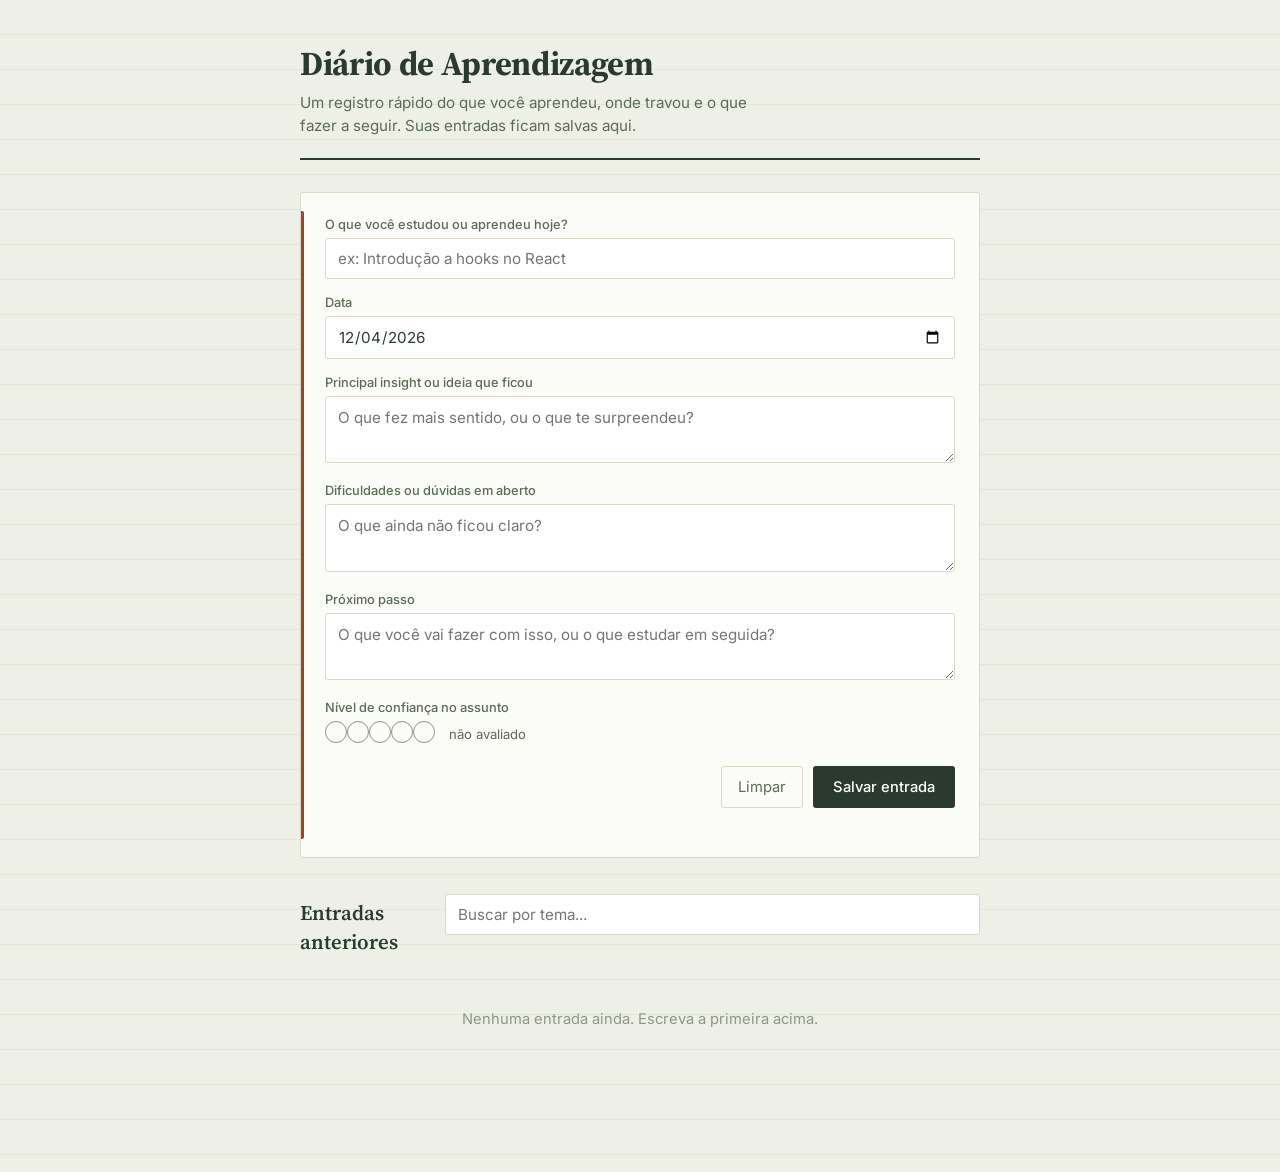
<file: diários de aprendizagem/index.html>
<!DOCTYPE html>
<html lang="pt-BR">
<head>
<meta charset="UTF-8">
<meta name="viewport" content="width=device-width, initial-scale=1.0">
<title>Diário de Aprendizagem</title>
<link rel="preconnect" href="https://fonts.googleapis.com">
<link href="https://fonts.googleapis.com/css2?family=Source+Serif+4:opsz,wght@8..60,400;8..60,600;8..60,700&family=Inter:wght@400;500;600&display=swap" rel="stylesheet">
<style>
  :root {
    --paper: #EEF0E8;
    --paper-line: #D7DCC7;
    --card: #FBFBF7;
    --ink: #2B3A2E;
    --ink-soft: #5C6B57;
    --ink-faint: #8C9788;
    --accent: #A0432A;
    --accent-soft: #EADFC9;
    --border: #DAD9C8;
    --danger: #A0432A;
  }

  * { box-sizing: border-box; }

  body {
    margin: 0;
    background: var(--paper);
    background-image: repeating-linear-gradient(
      to bottom,
      transparent,
      transparent 34px,
      var(--paper-line) 35px
    );
    color: var(--ink);
    font-family: 'Inter', sans-serif;
    padding: 40px 20px 80px;
    min-height: 100vh;
  }

  .wrap {
    max-width: 680px;
    margin: 0 auto;
  }

  header {
    margin-bottom: 32px;
    padding-bottom: 20px;
    border-bottom: 2px solid var(--ink);
  }

  header h1 {
    font-family: 'Source Serif 4', serif;
    font-weight: 700;
    font-size: 2.1rem;
    margin: 0 0 6px;
    letter-spacing: -0.01em;
  }

  header p {
    margin: 0;
    color: var(--ink-soft);
    font-size: 0.95rem;
    max-width: 46ch;
    line-height: 1.5;
  }

  .card {
    background: var(--card);
    border: 1px solid var(--border);
    border-radius: 3px;
    padding: 24px;
    margin-bottom: 20px;
  }

  .form-card { position: relative; }

  .form-card::before {
    content: "";
    position: absolute;
    left: 0; top: 18px; bottom: 18px;
    width: 3px;
    background: var(--accent);
    border-radius: 0 2px 2px 0;
  }

  label {
    display: block;
    font-size: 0.8rem;
    color: var(--ink-soft);
    margin: 16px 0 6px;
    font-weight: 500;
  }

  label:first-of-type { margin-top: 0; }

  input[type="text"], input[type="date"], textarea {
    width: 100%;
    font-family: 'Inter', sans-serif;
    font-size: 0.95rem;
    color: var(--ink);
    background: #fff;
    border: 1px solid var(--border);
    border-radius: 3px;
    padding: 10px 12px;
    resize: vertical;
  }

  input:focus, textarea:focus {
    outline: 2px solid var(--accent);
    outline-offset: 1px;
    border-color: var(--accent);
  }

  textarea { min-height: 64px; line-height: 1.5; }

  .confidence-row {
    display: flex;
    align-items: center;
    gap: 10px;
    margin-top: 6px;
  }

  .dot {
    width: 22px; height: 22px;
    border-radius: 50%;
    border: 1.5px solid var(--ink-faint);
    background: transparent;
    cursor: pointer;
    padding: 0;
  }

  .dot.filled { background: var(--accent); border-color: var(--accent); }

  .confidence-label {
    font-size: 0.82rem;
    color: var(--ink-soft);
    margin-left: 4px;
  }

  .actions {
    display: flex;
    justify-content: flex-end;
    gap: 10px;
    margin-top: 20px;
  }

  button.primary {
    background: var(--ink);
    color: #fff;
    border: none;
    border-radius: 3px;
    padding: 11px 20px;
    font-family: 'Inter', sans-serif;
    font-size: 0.92rem;
    font-weight: 500;
    cursor: pointer;
  }

  button.primary:hover { background: var(--accent); }

  button.ghost {
    background: transparent;
    border: 1px solid var(--border);
    color: var(--ink-soft);
    border-radius: 3px;
    padding: 11px 16px;
    font-family: 'Inter', sans-serif;
    font-size: 0.92rem;
    cursor: pointer;
  }

  button.ghost:hover { border-color: var(--ink-soft); color: var(--ink); }

  .section-title {
    display: flex;
    align-items: baseline;
    justify-content: space-between;
    margin: 36px 0 14px;
  }

  .section-title h2 {
    font-family: 'Source Serif 4', serif;
    font-size: 1.3rem;
    margin: 0;
    font-weight: 600;
  }

  .search {
    font-family: 'Inter', sans-serif;
    font-size: 0.85rem;
    border: 1px solid var(--border);
    border-radius: 3px;
    padding: 7px 10px;
    background: #fff;
    width: 180px;
  }

  .entry {
    background: var(--card);
    border: 1px solid var(--border);
    border-left: 3px solid var(--ink-faint);
    border-radius: 2px;
    padding: 16px 18px;
    margin-bottom: 12px;
    cursor: pointer;
  }

  .entry.open { border-left-color: var(--accent); }

  .entry-top {
    display: flex;
    justify-content: space-between;
    align-items: flex-start;
    gap: 12px;
  }

  .entry-date {
    font-size: 0.78rem;
    color: var(--ink-faint);
    white-space: nowrap;
    padding-top: 2px;
  }

  .entry-topic {
    font-family: 'Source Serif 4', serif;
    font-size: 1.08rem;
    font-weight: 600;
    margin: 0;
  }

  .entry-dots { display: flex; gap: 3px; margin-top: 6px; }
  .entry-dots span {
    width: 7px; height: 7px; border-radius: 50%;
    background: var(--ink-faint);
  }
  .entry-dots span.on { background: var(--accent); }

  .entry-body {
    margin-top: 14px;
    padding-top: 14px;
    border-top: 1px dashed var(--border);
    display: none;
    font-size: 0.92rem;
    line-height: 1.6;
  }

  .entry.open .entry-body { display: block; }

  .entry-body dt {
    font-size: 0.76rem;
    color: var(--ink-soft);
    font-weight: 500;
    margin-top: 12px;
  }
  .entry-body dt:first-child { margin-top: 0; }
  .entry-body dd { margin: 3px 0 0; white-space: pre-wrap; }

  .entry-delete {
    margin-top: 14px;
    background: none;
    border: none;
    color: var(--danger);
    font-size: 0.8rem;
    cursor: pointer;
    padding: 0;
  }

  .empty {
    text-align: center;
    padding: 40px 20px;
    color: var(--ink-faint);
    font-size: 0.92rem;
  }

  .status {
    font-size: 0.82rem;
    color: var(--ink-faint);
    margin-top: 10px;
    min-height: 1.1em;
  }
</style>
</head>
<body>
<div class="wrap">

  <header>
    <h1>Diário de Aprendizagem</h1>
    <p>Um registro rápido do que você aprendeu, onde travou e o que fazer a seguir. Suas entradas ficam salvas aqui.</p>
  </header>

  <div class="card form-card">
    <label for="f-topic">O que você estudou ou aprendeu hoje?</label>
    <input type="text" id="f-topic" placeholder="ex: Introdução a hooks no React">

    <label for="f-date">Data</label>
    <input type="date" id="f-date">

    <label for="f-insight">Principal insight ou ideia que ficou</label>
    <textarea id="f-insight" placeholder="O que fez mais sentido, ou o que te surpreendeu?"></textarea>

    <label for="f-difficulty">Dificuldades ou dúvidas em aberto</label>
    <textarea id="f-difficulty" placeholder="O que ainda não ficou claro?"></textarea>

    <label for="f-next">Próximo passo</label>
    <textarea id="f-next" placeholder="O que você vai fazer com isso, ou o que estudar em seguida?"></textarea>

    <label>Nível de confiança no assunto</label>
    <div class="confidence-row">
      <div id="dots-input"></div>
      <span class="confidence-label" id="conf-label">não avaliado</span>
    </div>

    <div class="actions">
      <button class="ghost" id="clear-form">Limpar</button>
      <button class="primary" id="save-entry">Salvar entrada</button>
    </div>
    <div class="status" id="save-status"></div>
  </div>

  <div class="section-title">
    <h2>Entradas anteriores</h2>
    <input class="search" id="search" type="text" placeholder="Buscar por tema...">
  </div>

  <div id="entries-list"></div>
  <div class="status" id="list-status"></div>

</div>

<script>
(function () {
  const STORAGE_KEY = 'diario-entradas';
  let entries = [];
  let confidence = 0;

  const $ = (id) => document.getElementById(id);
  const topicEl = $('f-topic'), dateEl = $('f-date'), insightEl = $('f-insight'),
        difficultyEl = $('f-difficulty'), nextEl = $('f-next'),
        dotsInput = $('dots-input'), confLabel = $('conf-label'),
        listEl = $('entries-list'), searchEl = $('search'),
        saveStatus = $('save-status'), listStatus = $('list-status');

  const confLabels = ['não avaliado', 'muito inseguro', 'inseguro', 'razoável', 'confiante', 'domino bem'];

  function renderConfidenceInput() {
    dotsInput.innerHTML = '';
    for (let i = 1; i <= 5; i++) {
      const b = document.createElement('button');
      b.className = 'dot' + (i <= confidence ? ' filled' : '');
      b.type = 'button';
      b.addEventListener('click', () => {
        confidence = (confidence === i) ? 0 : i;
        renderConfidenceInput();
      });
      dotsInput.appendChild(b);
    }
    confLabel.textContent = confLabels[confidence];
  }

  function todayISO() {
    const d = new Date();
    return d.toISOString().slice(0, 10);
  }

  function formatDate(iso) {
    if (!iso) return '';
    const [y, m, d] = iso.split('-');
    return `${d}/${m}/${y}`;
  }

  function resetForm() {
    topicEl.value = '';
    dateEl.value = todayISO();
    insightEl.value = '';
    difficultyEl.value = '';
    nextEl.value = '';
    confidence = 0;
    renderConfidenceInput();
  }

  async function loadEntries() {
    listStatus.textContent = 'Carregando entradas…';
    try {
      const result = await window.storage.get(STORAGE_KEY, false);
      entries = result && result.value ? JSON.parse(result.value) : [];
    } catch (e) {
      entries = [];
    }
    listStatus.textContent = '';
    renderList();
  }

  async function persistEntries() {
    try {
      const result = await window.storage.set(STORAGE_KEY, JSON.stringify(entries), false);
      if (!result) throw new Error('sem resultado');
      return true;
    } catch (e) {
      return false;
    }
  }

  function renderList() {
    const query = searchEl.value.trim().toLowerCase();
    const filtered = entries
      .slice()
      .sort((a, b) => (b.date + b.id).localeCompare(a.date + a.id))
      .filter(e => !query || e.topic.toLowerCase().includes(query));

    listEl.innerHTML = '';

    if (entries.length === 0) {
      listEl.innerHTML = '<div class="empty">Nenhuma entrada ainda. Escreva a primeira acima.</div>';
      return;
    }
    if (filtered.length === 0) {
      listEl.innerHTML = '<div class="empty">Nenhuma entrada encontrada para essa busca.</div>';
      return;
    }

    filtered.forEach(entry => {
      const div = document.createElement('div');
      div.className = 'entry';
      div.dataset.id = entry.id;

      const dots = [1,2,3,4,5].map(i =>
        `<span class="${i <= (entry.confidence||0) ? 'on' : ''}"></span>`
      ).join('');

      div.innerHTML = `
        <div class="entry-top">
          <div>
            <p class="entry-topic">${escapeHtml(entry.topic || '(sem tema)')}</p>
            <div class="entry-dots">${dots}</div>
          </div>
          <div class="entry-date">${formatDate(entry.date)}</div>
        </div>
        <dl class="entry-body">
          ${entry.insight ? `<dt>Insight</dt><dd>${escapeHtml(entry.insight)}</dd>` : ''}
          ${entry.difficulty ? `<dt>Dificuldades</dt><dd>${escapeHtml(entry.difficulty)}</dd>` : ''}
          ${entry.next ? `<dt>Próximo passo</dt><dd>${escapeHtml(entry.next)}</dd>` : ''}
        </dl>
        <button class="entry-delete">Excluir entrada</button>
      `;

      div.addEventListener('click', (ev) => {
        if (ev.target.classList.contains('entry-delete')) return;
        div.classList.toggle('open');
      });

      div.querySelector('.entry-delete').addEventListener('click', async (ev) => {
        ev.stopPropagation();
        entries = entries.filter(e => e.id !== entry.id);
        renderList();
        await persistEntries();
      });

      listEl.appendChild(div);
    });
  }

  function escapeHtml(str) {
    const d = document.createElement('div');
    d.textContent = str;
    return d.innerHTML;
  }

  $('save-entry').addEventListener('click', async () => {
    const topic = topicEl.value.trim();
    if (!topic) {
      saveStatus.textContent = 'Escreva ao menos o tema estudado antes de salvar.';
      return;
    }
    const entry = {
      id: Date.now().toString(36) + Math.random().toString(36).slice(2, 6),
      date: dateEl.value || todayISO(),
      topic,
      insight: insightEl.value.trim(),
      difficulty: difficultyEl.value.trim(),
      next: nextEl.value.trim(),
      confidence
    };
    entries.push(entry);
    renderList();
    saveStatus.textContent = 'Salvando…';
    const ok = await persistEntries();
    saveStatus.textContent = ok ? 'Entrada salva.' : 'Não foi possível salvar agora — a entrada ficará visível apenas nesta sessão.';
    resetForm();
  });

  $('clear-form').addEventListener('click', resetForm);
  searchEl.addEventListener('input', renderList);

  resetForm();
  loadEntries();
})();
</script>
</body>
</html>
</file>
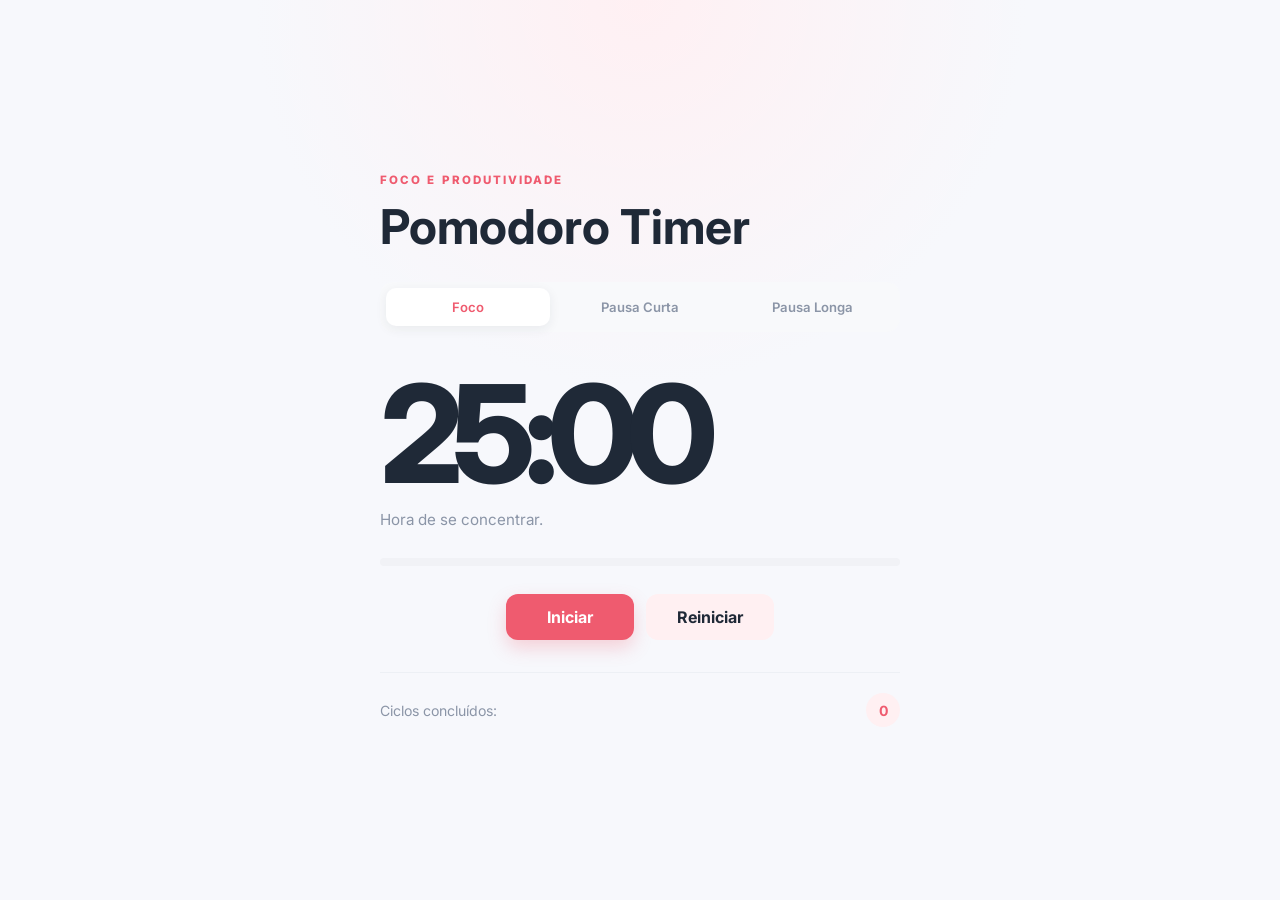
<file: Pomodoro/index.html>
<!DOCTYPE html>
<html lang="pt-BR">
<head>
    <meta charset="UTF-8">
    <meta name="viewport" content="width=device-width, initial-scale=1.0">
    <title>Pomodoro Timer</title>
    <link rel="stylesheet" href="style.css">
</head>
<body>
     <main class="app">
        <section class="pomodoro-cart" aria-label="Temporizador Pomodoro">
             <p class="eyebrow">FOCO E PRODUTIVIDADE</p>
             <h1>Pomodoro Timer</h1>

             <div class="mode-buttons" role="group" aria-label="Modo do temporizador">
                 <button class="mode-button active" data-mode="focus">Foco</button>
                 <button class="mode-button" data-mode="short-break">Pausa Curta</button>
                 <button class="mode-button" data-mode="longBreak">Pausa Longa</button>
             </div>

             <div class="timer" id="timer" aria-live="polite">25:00</div>
             <p class="status" id="status">Hora de se concentrar.</p>

             <div class="progress-track" aria-hidden="true">
                 <div class="progress-bar" id="progressBar"></div>
             </div>

             <div class="controls">
                 <button class="primary-button" id="startButton">Iniciar</button>
                 <button class="secondary-button" id="resetButton">Reiniciar</button>
             </div>

             <div class="cycles">
                 <span>Ciclos concluídos:</span>
                 <strong id="cycles">0</strong>
             </div>
        </section>
     </main>

    <script src="script.js"></script>
</body>
</html>
</file>
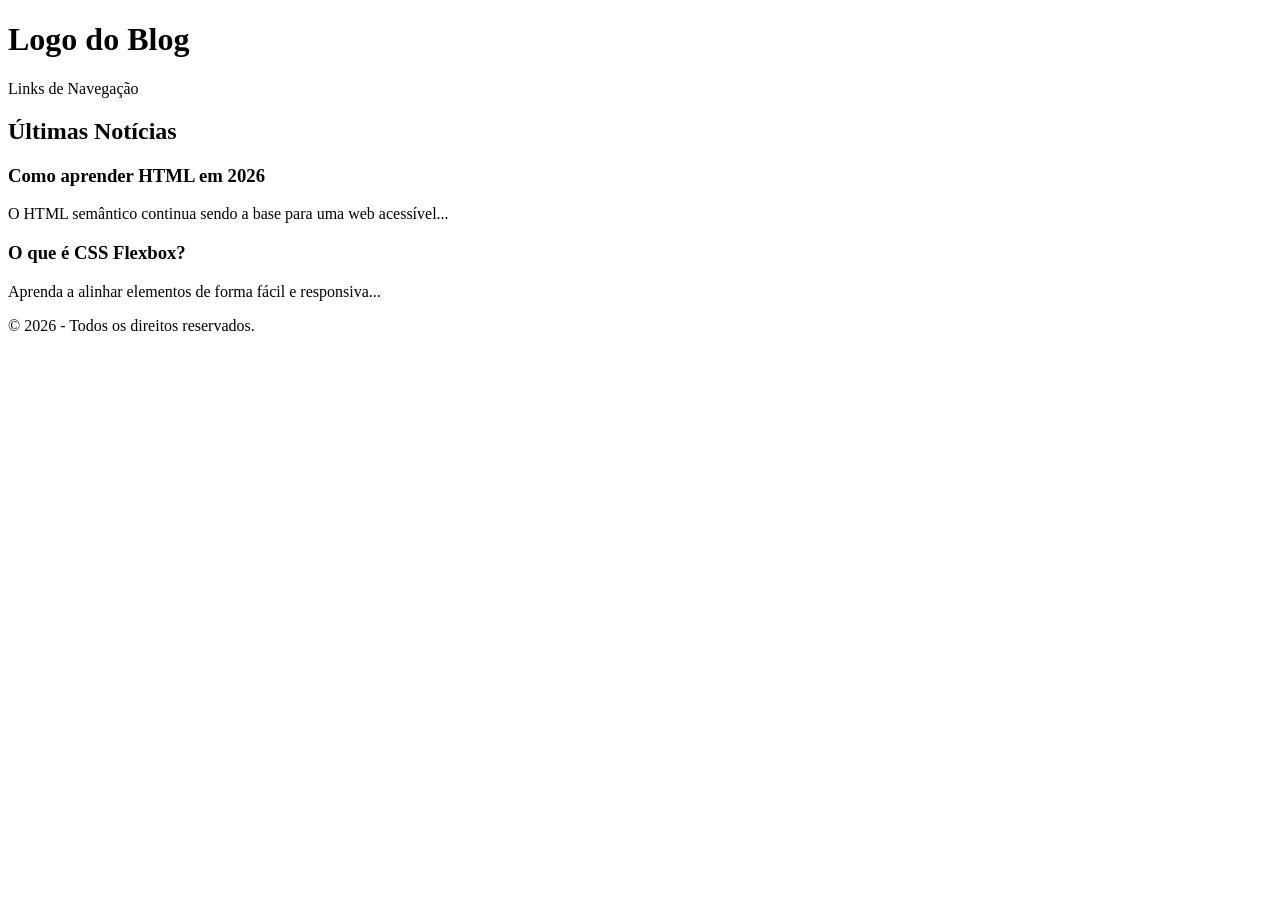
<file: teste/index.html>
<!DOCTYPE html>
<html lang="pt-BR">
<head>
    <meta charset="UTF-8">
    <title>Meu Blog de Tecnologia</title>
</head>
<body>

    <header>
        <h1>Logo do Blog</h1>
        <nav>Links de Navegação</nav>
    </header>

    <!-- O conteúdo principal da página começa aqui -->
    <main>
        <h2>Últimas Notícias</h2>

        <!-- Primeiro conteúdo independente -->
        <article>
            <h3>Como aprender HTML em 2026</h3>
            <p>O HTML semântico continua sendo a base para uma web acessível...</p>
        </article>

        <!-- Segundo conteúdo independente -->
        <article>
            <h3>O que é CSS Flexbox?</h3>
            <p>Aprenda a alinhar elementos de forma fácil e responsiva...</p>
        </article>
    </main>

    <footer>
        <p>© 2026 - Todos os direitos reservados.</p>
    </footer>

</body>
</html>
</file>
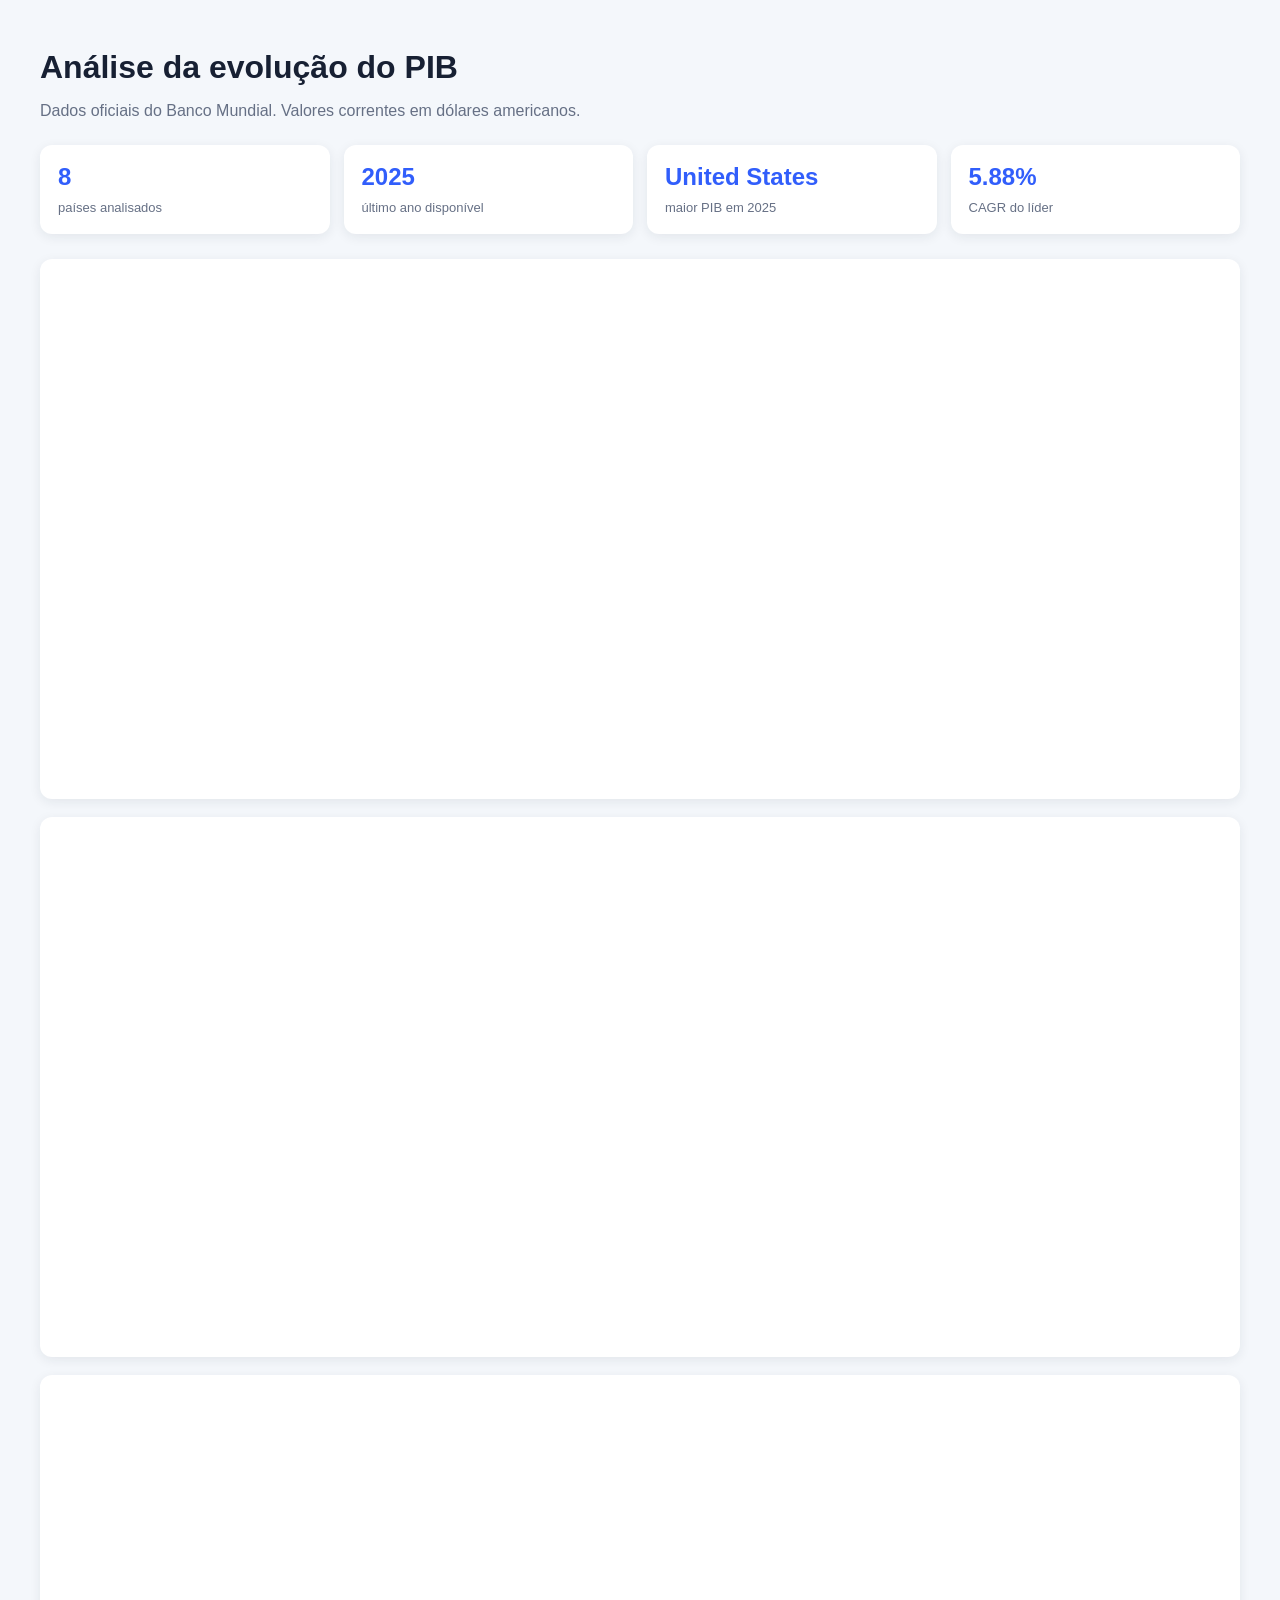
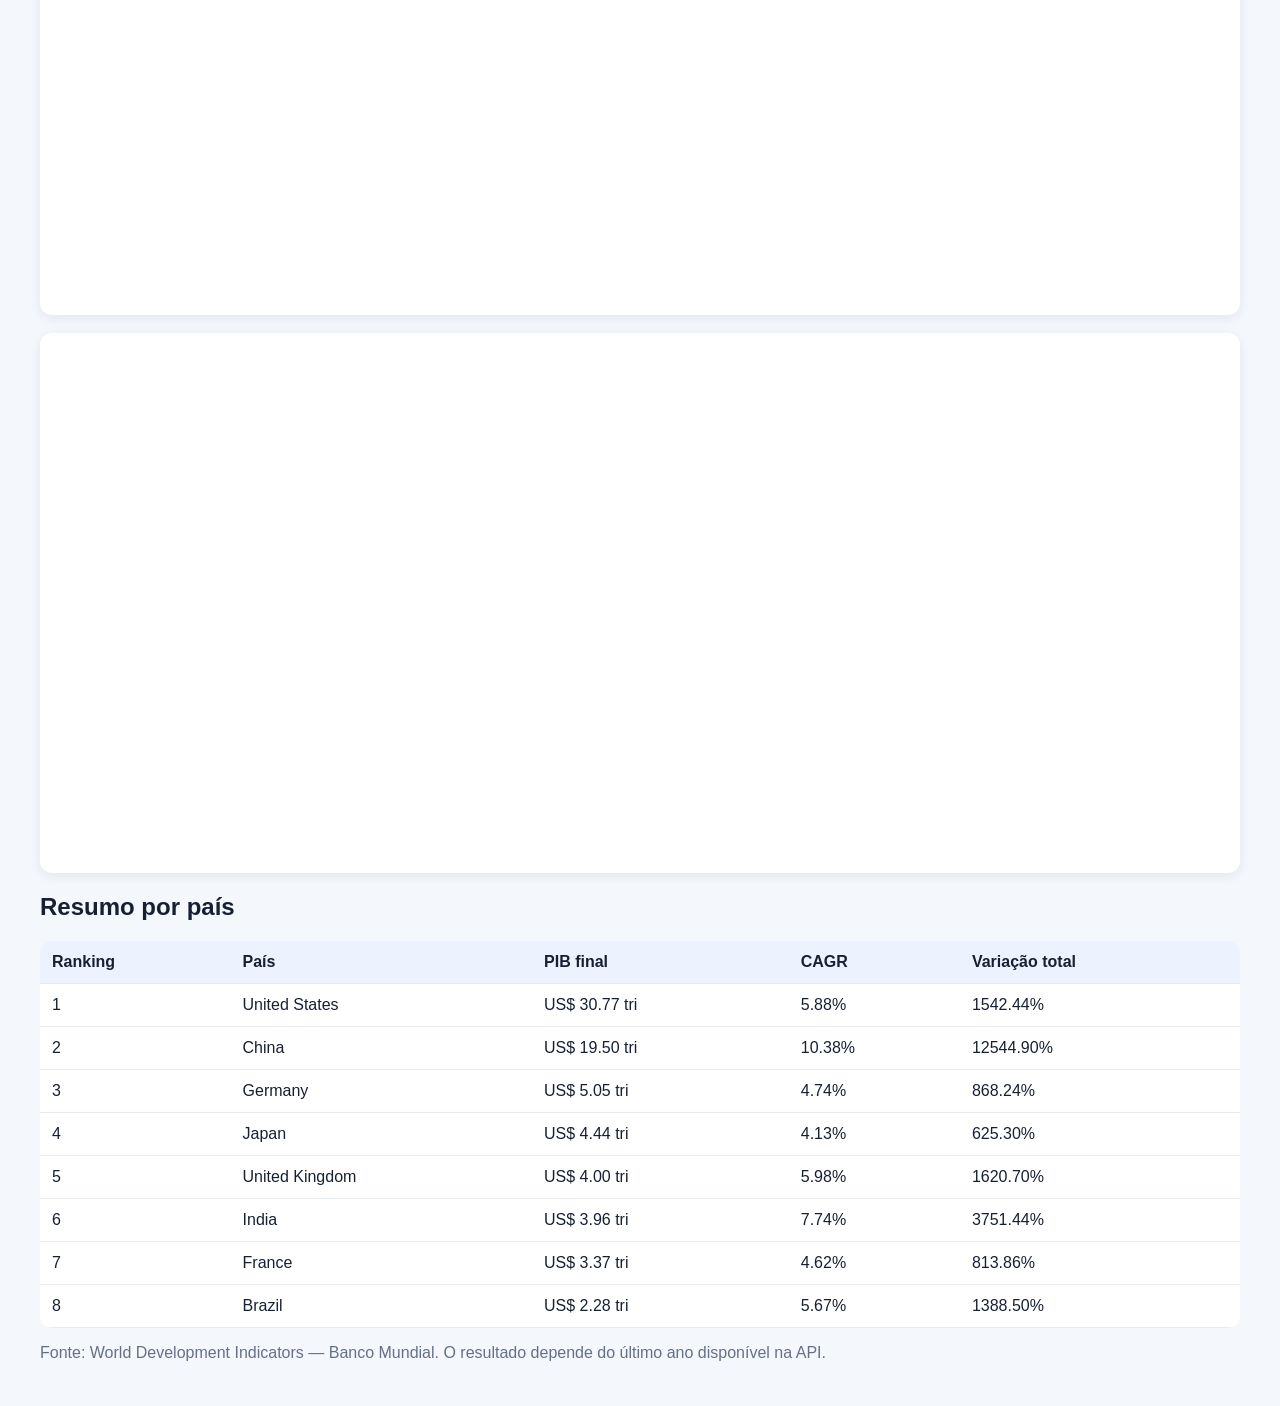
<file: python/resultados_pib/dashboard.html>
<!doctype html><html lang='pt-BR'><head><meta charset='utf-8'><title>Dashboard de PIB</title>
    <style>body{font-family:Arial,sans-serif;background:#f4f7fb;color:#172033;max-width:1200px;margin:auto;padding:28px}h1{margin-bottom:4px}.sub{color:#667085}.cards{display:grid;grid-template-columns:repeat(4,1fr);gap:14px;margin:25px 0}.cards div{background:#fff;border-radius:12px;padding:18px;box-shadow:0 3px 12px #17203314}.cards b{display:block;font-size:24px;color:#315efb;margin-bottom:7px}.cards span{color:#667085;font-size:13px}.grafico{background:white;border-radius:12px;padding:8px;margin:18px 0;box-shadow:0 3px 12px #17203314}table{width:100%;border-collapse:collapse;background:#fff;border-radius:12px;overflow:hidden}th,td{padding:12px;text-align:left;border-bottom:1px solid #e7ebf2}th{background:#edf2ff}@media(max-width:700px){.cards{grid-template-columns:repeat(2,1fr)}}</style></head><body>
    <h1>Análise da evolução do PIB</h1><p class='sub'>Dados oficiais do Banco Mundial. Valores correntes em dólares americanos.</p>
    <div class='cards'>
      <div><b>8</b><span>países analisados</span></div>
      <div><b>2025</b><span>último ano disponível</span></div>
      <div><b>United States</b><span>maior PIB em 2025</span></div>
      <div><b>5.88%</b><span>CAGR do líder</span></div>
    </div>
    <div class='grafico'><iframe src='evolucao_pib.html' width='100%' height='520' frameborder='0'></iframe></div>
    <div class='grafico'><iframe src='crescimento_pib.html' width='100%' height='520' frameborder='0'></iframe></div>
    <div class='grafico'><iframe src='ranking_pib.html' width='100%' height='520' frameborder='0'></iframe></div>
    <div class='grafico'><iframe src='pib_per_capita.html' width='100%' height='520' frameborder='0'></iframe></div>
    <h2>Resumo por país</h2><table><thead><tr><th>Ranking</th><th>País</th><th>PIB final</th><th>CAGR</th><th>Variação total</th></tr></thead><tbody><tr><td>1</td><td>United States</td><td>US$ 30.77 tri</td><td>5.88%</td><td>1542.44%</td></tr><tr><td>2</td><td>China</td><td>US$ 19.50 tri</td><td>10.38%</td><td>12544.90%</td></tr><tr><td>3</td><td>Germany</td><td>US$ 5.05 tri</td><td>4.74%</td><td>868.24%</td></tr><tr><td>4</td><td>Japan</td><td>US$ 4.44 tri</td><td>4.13%</td><td>625.30%</td></tr><tr><td>5</td><td>United Kingdom</td><td>US$ 4.00 tri</td><td>5.98%</td><td>1620.70%</td></tr><tr><td>6</td><td>India</td><td>US$ 3.96 tri</td><td>7.74%</td><td>3751.44%</td></tr><tr><td>7</td><td>France</td><td>US$ 3.37 tri</td><td>4.62%</td><td>813.86%</td></tr><tr><td>8</td><td>Brazil</td><td>US$ 2.28 tri</td><td>5.67%</td><td>1388.50%</td></tr></tbody></table>
    <p class='sub'>Fonte: World Development Indicators — Banco Mundial. O resultado depende do último ano disponível na API.</p></body></html>
</file>
<file: Pomodoro/style.css>
@import url('https://fonts.googleapis.com/css2?family=Inter:wght@400;600;700;800&display=swap');

:root {
    --background: #f7f8fc;
    --cart: #ffffff;
    --text: #1f2937;
    --muted: #8b95a7;
    --primary: #ef5b6f;
    --primary-dark: #df4056;
    --soft-primary: #fff0f2;
    --border: #edf0f5;
    --shadow: 0 24px 70px rgba(38, 48, 77, 0.12);
}

* { box-sizing: border-box; }

body {
    margin: 0;
    min-height: 100vh;
    display: grid;
    place-items: center;
    padding: 24px;
    color: var(--text);
    background: radial-gradient(circle at top, #fff0f3 0, transparent 35%), var(--background);
    font-family: 'Inter', system-ui, sans-serif;
}

.app { width: min(100%, 520px); }

.pomodoro-card {
    padding: 42px 34px 30px;
    text-align: center;
    background: var(--cart);
    border: 1px solid rgba(237, 240, 245, 0.9);
    border-radius: 28px;
    box-shadow: var(--shadow);
}

.eyebrow {
    margin: 0 0 10px;
    font-size: 0.72rem;
    font-weight: 800;
    color: var(--primary);
    letter-spacing: 0.18em;
}

h1 { margin: 0 0 26px; font-size: clamp(2rem, 7vw, 3rem); }

.mode-buttons {
  display: flex;
  gap: 8px;
  padding: 6px;
  background: #f8f9fb;
  border-radius: 14px;
}

button { border: 0; cursor: pointer; font: inherit; transition: 0.2s ease; }
button:focus-visible { outline: 3px solid rgba(239, 91, 111, 0.35); outline-offset: 3px; }

.mode-button {
  flex: 1;
  padding: 11px 8px;
  color: var(--muted);
  background: transparent;
  border-radius: 10px;
  font-size: 0.82rem;
  font-weight: 600;
}

.mode-button:hover { color: var(--text); }
.mode-button.active { color: var(--primary); background: #fff; box-shadow: 0 3px 12px rgba(31, 41, 55, 0.07); }

.timer {
  margin: 34px 0 8px;
  color: var(--text);
  font-size: clamp(5rem, 20vw, 8.5rem);
  font-weight: 800;
  letter-spacing: -0.08em;
  line-height: 1;
}

.status { min-height: 24px; margin: 0 0 24px; color: var(--muted); font-size: 0.95rem; }

.progress-track { height: 8px; margin-bottom: 28px; overflow: hidden; background: #f1f2f6; border-radius: 99px; }
.progress-bar { width: 0; height: 100%; background: linear-gradient(90deg, var(--primary), #ff9a8b); border-radius: inherit; transition: width 0.3s linear; }

.controls { display: flex; justify-content: center; gap: 12px; }
.primary-button, .secondary-button { min-width: 128px; padding: 13px 22px; border-radius: 12px; font-weight: 700; }
.primary-button { color: white; background: var(--primary); box-shadow: 0 8px 18px rgba(239, 91, 111, 0.25); }
.primary-button:hover { background: var(--primary-dark); transform: translateY(-1px); }
.secondary-button { color: var(--text); background: var(--soft-primary); }
.secondary-button:hover { background: #ffe1e6; }

.cycles { display: flex; justify-content: space-between; align-items: center; margin-top: 32px; padding-top: 20px; color: var(--muted); border-top: 1px solid var(--border); font-size: 0.88rem; }
.cycles strong { display: grid; width: 34px; height: 34px; place-items: center; color: var(--primary); background: var(--soft-primary); border-radius: 50%; }

@media (max-width: 420px) {
  .pomodoro-card { padding: 32px 20px 24px; }
  .mode-button { font-size: 0.72rem; }
  .controls { flex-direction: column; }
  .primary-button, .secondary-button { width: 100%; }
}
</file>
